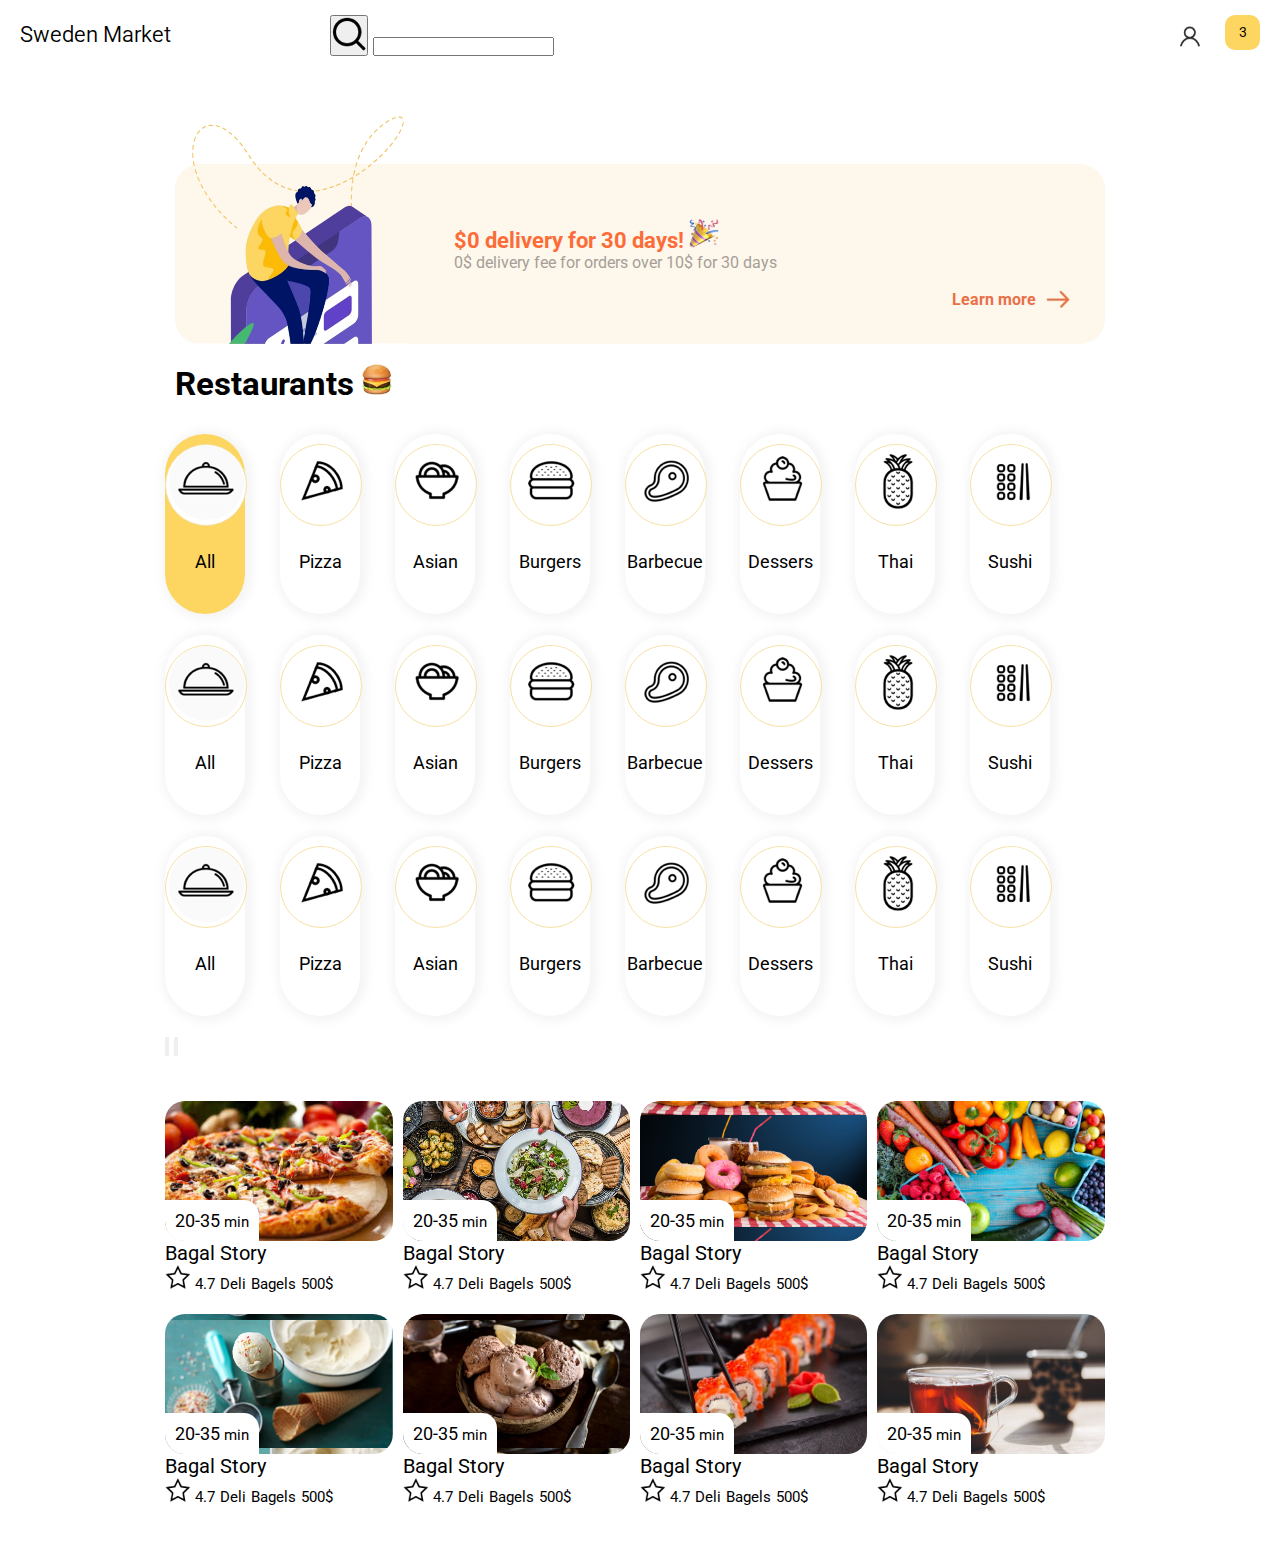
<file: index.html>
<!DOCTYPE html>
<html class="no-js">
	<head>
		<title></title>
		<link href='https://fonts.googleapis.com/css?family=Roboto' rel='stylesheet'>
		<link rel="stylesheet" type="text/css" href="style.css">
		<!-- <link rel="stylesheet" type="text/css" href="http://host/style.css"> -->
	</head>
	<body>
		<header>
			<div class="padding">
				<div class="left">
					<div class="logo">Sweden Market</div>
				</div>
				<div class="center">
					<form action="" method="POST">
						<div class="search-field">
							<button>
								<img class="icon" src="image/icon10.png">
							</button>
							<input type="text" name="q">
						</div>
					</form>
				</div>
				<div class="right no-selectable">
					<div class="basket-number">
						3
					</div>
					<div class="account-profile">
						<img class="icon" src="image/icon7.png">
					</div>
				</div>
			</div>
		</header>
		<div class="clear"></div>
		<content class="single">
			<aside class="left single">
				<div class="content-padding">
					<div class="padding">
						<div class="slider slider1">
							<div class="left">
								<img class="icon" src="image/slider1.png">
							</div>
							<div class="right">
								<h4 class="title">$0 delivery for 30 days! <img class="icon" src="image/icon1.png"></h4>
								<p>0$ delivery fee for orders over 10$ for 30 days</p>
								<a class="more" href="#">
									Learn more <img class="icon" src="image/icon6.png">
								</a>
							</div>
						</div>
					</div>
					<section>
						<h2 class="title">
							Restaurants <img class="icon" src="image/icon2.png">
						</h2>
						<div class="section-content">

							<div class="slider no-selectable horizontal-scroll pn-ProductNav_Wrapper">
								<nav class="pnProductNav pn-ProductNav">
									<div class="restaurants pnProductNavContents pn-ProductNav_Contents">
										<li class="pn-ProductNav_Link active" aria-selected="true">
											<div class="image-box">
												<img class="image" src="image/food1.png">
											</div>
											<label class="name">All</label>
										</li>
										<li class="pn-ProductNav_Link">
											<div class="image-box">
												<img class="image" src="image/food2.png">
											</div>
											<label class="name">Pizza</label>
										</li>
										<li class="pn-ProductNav_Link">
											<div class="image-box">
												<img class="image" src="image/food3.png">
											</div>
											<label class="name">Asian</label>
										</li>
										<li class="pn-ProductNav_Link">
											<div class="image-box">
												<img class="image" src="image/food4.png">
											</div>
											<label class="name">Burgers</label>
										</li>
										<li class="pn-ProductNav_Link">
											<div class="image-box">
												<img class="image" src="image/food5.png">
											</div>
											<label class="name">Barbecue</label>
										</li>
										<li class="pn-ProductNav_Link">
											<div class="image-box">
												<img class="image" src="image/food6.png">
											</div>
											<label class="name">Dessers</label>
										</li>
										<li class="pn-ProductNav_Link">
											<div class="image-box">
												<img class="image" src="image/food7.png">
											</div>
											<label class="name">Thai</label>
										</li>
										<li class="pn-ProductNav_Link">
											<div class="image-box">
												<img class="image" src="image/food8.png">
											</div>
											<label class="name">Sushi</label>
										</li>
										<li class="pn-ProductNav_Link">
											<div class="image-box">
												<img class="image" src="image/food1.png">
											</div>
											<label class="name">All</label>
										</li>
										<li class="pn-ProductNav_Link">
											<div class="image-box">
												<img class="image" src="image/food2.png">
											</div>
											<label class="name">Pizza</label>
										</li>
										<li class="pn-ProductNav_Link">
											<div class="image-box">
												<img class="image" src="image/food3.png">
											</div>
											<label class="name">Asian</label>
										</li>
										<li class="pn-ProductNav_Link">
											<div class="image-box">
												<img class="image" src="image/food4.png">
											</div>
											<label class="name">Burgers</label>
										</li>
										<li class="pn-ProductNav_Link">
											<div class="image-box">
												<img class="image" src="image/food5.png">
											</div>
											<label class="name">Barbecue</label>
										</li>
										<li class="pn-ProductNav_Link">
											<div class="image-box">
												<img class="image" src="image/food6.png">
											</div>
											<label class="name">Dessers</label>
										</li>
										<li class="pn-ProductNav_Link">
											<div class="image-box">
												<img class="image" src="image/food7.png">
											</div>
											<label class="name">Thai</label>
										</li>
										<li class="pn-ProductNav_Link">
											<div class="image-box">
												<img class="image" src="image/food8.png">
											</div>
											<label class="name">Sushi</label>
										</li>
										<li class="pn-ProductNav_Link">
											<div class="image-box">
												<img class="image" src="image/food1.png">
											</div>
											<label class="name">All</label>
										</li>
										<li class="pn-ProductNav_Link">
											<div class="image-box">
												<img class="image" src="image/food2.png">
											</div>
											<label class="name">Pizza</label>
										</li>
										<li class="pn-ProductNav_Link">
											<div class="image-box">
												<img class="image" src="image/food3.png">
											</div>
											<label class="name">Asian</label>
										</li>
										<li class="pn-ProductNav_Link">
											<div class="image-box">
												<img class="image" src="image/food4.png">
											</div>
											<label class="name">Burgers</label>
										</li>
										<li class="pn-ProductNav_Link">
											<div class="image-box">
												<img class="image" src="image/food5.png">
											</div>
											<label class="name">Barbecue</label>
										</li>
										<li class="pn-ProductNav_Link">
											<div class="image-box">
												<img class="image" src="image/food6.png">
											</div>
											<label class="name">Dessers</label>
										</li>
										<li class="pn-ProductNav_Link">
											<div class="image-box">
												<img class="image" src="image/food7.png">
											</div>
											<label class="name">Thai</label>
										</li>
										<li class="pn-ProductNav_Link">
											<div class="image-box">
												<img class="image" src="image/food8.png">
											</div>
											<label class="name">Sushi</label>
										</li>
										<span class="pnIndicator pn-ProductNav_Indicator"></span>
									</ul>
								</nav>
								<button class="pnAdvancerLeft pn-Advancer pn-Advancer_Left" type="button">
									<svg class="pn-Advancer_Icon" xmlns="http://www.w3.org/2000/svg" viewBox="0 0 551 1024"><path d="M445.44 38.183L-2.53 512l447.97 473.817 85.857-81.173-409.6-433.23v81.172l409.6-433.23L445.44 38.18z"/></svg>
								</button>
								<button class="pnAdvancerRight pn-Advancer pn-Advancer_Right" type="button">
									<svg class="pn-Advancer_Icon" xmlns="http://www.w3.org/2000/svg" viewBox="0 0 551 1024"><path d="M105.56 985.817L553.53 512 105.56 38.183l-85.857 81.173 409.6 433.23v-81.172l-409.6 433.23 85.856 81.174z"/></svg>
								</button>
							</div>


						</div>
					</section>
					<section>
						<div class="section-content">
							<ul class="food">
								<li>
									<div class="image-box">
										<div class="image" style="background-image:url('image/product1.jpg');"></div>
										<!-- <img class="image" src="image/product1.jpg"> -->
										<div class="time">20-35 <small>min</small></div>
									</div>
									<h4 class="name">Bagal Story</h4>
									<img class="icon" src="image/icon11.png">
									<span class="star">4.7</span>
									<label class="category">Deli</label>
									<label class="place">Bagels</label>
									<label class="price">500$</label>
								</li>
								<li>
									<div class="image-box">
										<div class="image" style="background-image:url('image/product2.jpg');"></div>
										<!-- <img class="image" src="image/product2.jpg"> -->
										<div class="time">20-35 <small>min</small></div>
									</div>
									<h4 class="name">Bagal Story</h4>
									<img class="icon" src="image/icon11.png">
									<span class="star">4.7</span>
									<label class="category">Deli</label>
									<label class="place">Bagels</label>
									<label class="price">500$</label>
								</li>
								<li>
									<div class="image-box">
										<div class="image" style="background-image:url('image/product3.jpg');"></div>
										<!-- <img class="image" src="image/product3.jpg"> -->
										<div class="time">20-35 <small>min</small></div>
									</div>
									<h4 class="name">Bagal Story</h4>
									<img class="icon" src="image/icon11.png">
									<span class="star">4.7</span>
									<label class="category">Deli</label>
									<label class="place">Bagels</label>
									<label class="price">500$</label>
								</li>
								<li>
									<div class="image-box">
										<div class="image" style="background-image:url('image/product4.jpg');"></div>
										<!-- <img class="image" src="image/product4.jpg"> -->
										<div class="time">20-35 <small>min</small></div>
									</div>
									<h4 class="name">Bagal Story</h4>
									<img class="icon" src="image/icon11.png">
									<span class="star">4.7</span>
									<label class="category">Deli</label>
									<label class="place">Bagels</label>
									<label class="price">500$</label>
								</li>
								<li>
									<div class="image-box">
										<div class="image" style="background-image:url('image/product5.jpg');"></div>
										<!-- <img class="image" src="image/product5.jpg"> -->
										<div class="time">20-35 <small>min</small></div>
									</div>
									<h4 class="name">Bagal Story</h4>
									<img class="icon" src="image/icon11.png">
									<span class="star">4.7</span>
									<label class="category">Deli</label>
									<label class="place">Bagels</label>
									<label class="price">500$</label>
								</li>
								<li>
									<div class="image-box">
										<div class="image" style="background-image:url('image/product6.jpg');"></div>
										<!-- <img class="image" src="image/product6.jpg"> -->
										<div class="time">20-35 <small>min</small></div>
									</div>
									<h4 class="name">Bagal Story</h4>
									<img class="icon" src="image/icon11.png">
									<span class="star">4.7</span>
									<label class="category">Deli</label>
									<label class="place">Bagels</label>
									<label class="price">500$</label>
								</li>
								<li>
									<div class="image-box">
										<div class="image" style="background-image:url('image/product7.jpg');"></div>
										<!-- <img class="image" src="image/product6.jpg"> -->
										<div class="time">20-35 <small>min</small></div>
									</div>
									<h4 class="name">Bagal Story</h4>
									<img class="icon" src="image/icon11.png">
									<span class="star">4.7</span>
									<label class="category">Deli</label>
									<label class="place">Bagels</label>
									<label class="price">500$</label>
								</li>
								<li>
									<div class="image-box">
										<div class="image" style="background-image:url('image/product8.jpg');"></div>
										<!-- <img class="image" src="image/product6.jpg"> -->
										<div class="time">20-35 <small>min</small></div>
									</div>
									<h4 class="name">Bagal Story</h4>
									<img class="icon" src="image/icon11.png">
									<span class="star">4.7</span>
									<label class="category">Deli</label>
									<label class="place">Bagels</label>
									<label class="price">500$</label>
								</li>
							</ul>
						</div>
					</section>

				</div>

			</aside>

			<aside class="right">
				<div class="content-padding">
					<h3 class="title">
						My Order <img class="icon" src="image/icon3.png">
					</h3>
					<div class="timeinfo-box">
						<div class="padding">
							<div class="top">
								<label class="time">
									Your location 
								</label>
								<a class="button">
									Edit
								</a>
							</div>
							<div class="bottom">
								<div class="time-box">
									<div class="icon-box">
										<img class="icon" src="image/icon4.png">
									</div>
									<label>45 min</label>
								</div>
								<a class="button">
									Choose time
								</a>
							</div>
						</div>
					</div>
					<div class="orders">
						<ul>
							<li>
								<img class="image" src="image/product6.jpg">
								<div class="info">
									<span class="number">1</span>
									<span class="numberX">x</span>
									<span class="name">Ice Cream</span>
									<span class="price">$14.99</span>
								</div>
							</li>
							<li>
								<img class="image" src="image/product4.jpg">
								<div class="info">
									<span class="number">1</span>
									<span class="numberX">x</span>
									<span class="name">Ice Cream</span>
									<span class="price">$14.99</span>
								</div>
							</li>
							<li>
								<img class="image" src="image/product7.jpg">
								<div class="info">
									<span class="number">1</span>
									<span class="numberX">x</span>
									<span class="name">Ice Cream</span>
									<span class="price">$14.99</span>
								</div>
							</li>
							<li>
								<span class="name">Delivey</span>
								<span class="price">$0</span>
							</li>
						</ul>
					</div>
					<div class="invoice">
						<label>Total: </label>
						<span class="price">$25.97</span>
					</div>
				</div>
				<div class="clear"></div>
				<a class="button-buy" href="">
					Checkout
					<img class="icon" src="image/icon8.png">
				</a>
			</aside>
		</content>
		<script type="text/javascript" src="script.js"></script>
	</body>
</html>
</file>
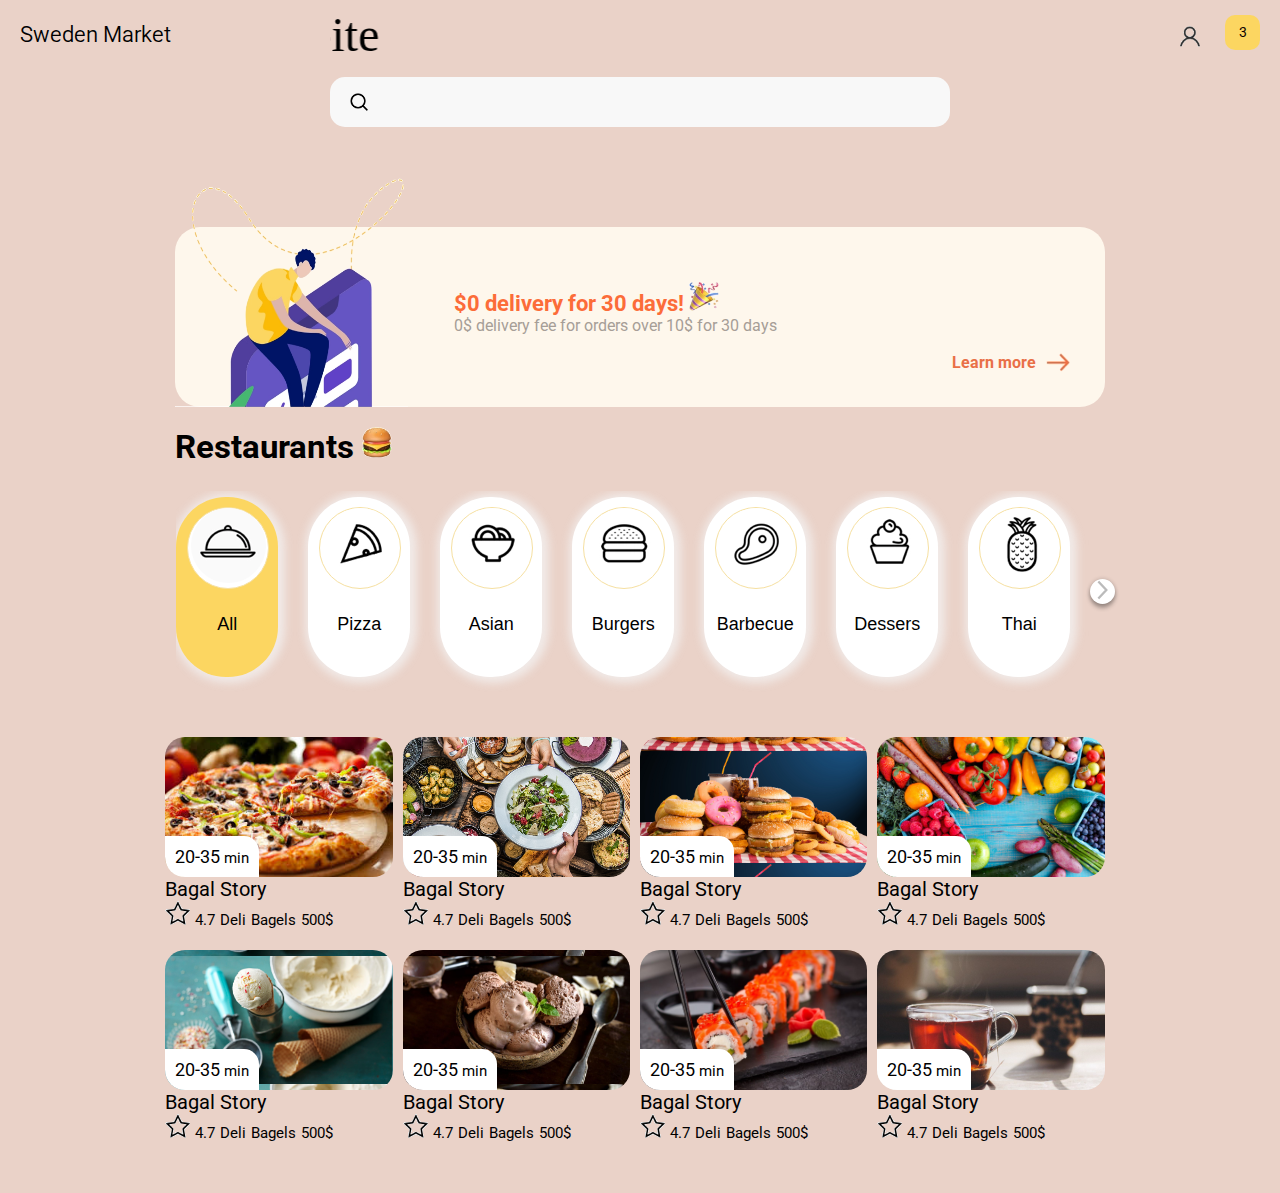
<file: src/index.html>
<!DOCTYPE html>
<html class="no-js">
	<head>
		<title></title>
		<link href='https://fonts.googleapis.com/css?family=Roboto' rel='stylesheet'>
		<link rel="stylesheet" type="text/css" href="style.css">
		<!-- <link rel="stylesheet" type="text/css" href="http://host/style.css"> -->
	</head>
	<body>
		<header>
			<div class="padding">
				<div class="left">
					<div class="logo">Sweden Market</div>
				</div>
				<div class="center">
<marquee direction="right">
<font face="harlow solid" size="7"
color="black"> taste the bite </font>
</marquee>

					<form action="" method="POST">
						<div class="search-field">
							<button>
								<img class="icon" src="image/icon10.png">
							</button>
							<input type="text" name="q">
						</div>
					</form>
				</div>
				<div class="right no-selectable">
					<div class="basket-number">
						3
					</div>
					<div class="account-profile">
						<img class="icon" src="image/icon7.png">
					</div>
				</div>
			</div>
		</header>
		<div class="clear"></div>
		<content class="single">
			<aside class="left single">
				<div class="content-padding">
					<div class="padding">
						<div class="slider slider1">
							<div class="left">
								<img class="icon" src="image/slider1.png">
							</div>
							<div class="right">
								<h4 class="title">$0 delivery for 30 days! <img class="icon" src="image/icon1.png"></h4>
								<p>0$ delivery fee for orders over 10$ for 30 days</p>
								<a class="more" href="#">
									Learn more <img class="icon" src="image/icon6.png">
								</a>
							</div>
						</div>
					</div>
					<section>
						<h2 class="title">
							Restaurants <img class="icon" src="image/icon2.png">
						</h2>
						<div class="section-content">

							<div class="slider no-selectable horizontal-scroll pn-ProductNav_Wrapper">
								<nav class="pnProductNav pn-ProductNav">
									<div class="restaurants pnProductNavContents pn-ProductNav_Contents">
										<li class="pn-ProductNav_Link active" aria-selected="true">
											<div class="image-box">
												<img class="image" src="image/food1.png">
											</div>
											<label class="name">All</label>
										</li>
										<li class="pn-ProductNav_Link">
											<div class="image-box">
												<img class="image" src="image/food2.png">
											</div>
											<label class="name">Pizza</label>
										</li>
										<li class="pn-ProductNav_Link">
											<div class="image-box">
												<img class="image" src="image/food3.png">
											</div>
											<label class="name">Asian</label>
										</li>
										<li class="pn-ProductNav_Link">
											<div class="image-box">
												<img class="image" src="image/food4.png">
											</div>
											<label class="name">Burgers</label>
										</li>
										<li class="pn-ProductNav_Link">
											<div class="image-box">
												<img class="image" src="image/food5.png">
											</div>
											<label class="name">Barbecue</label>
										</li>
										<li class="pn-ProductNav_Link">
											<div class="image-box">
												<img class="image" src="image/food6.png">
											</div>
											<label class="name">Dessers</label>
										</li>
										<li class="pn-ProductNav_Link">
											<div class="image-box">
												<img class="image" src="image/food7.png">
											</div>
											<label class="name">Thai</label>
										</li>
										<li class="pn-ProductNav_Link">
											<div class="image-box">
												<img class="image" src="image/food8.png">
											</div>
											<label class="name">Sushi</label>
										</li>
										<li class="pn-ProductNav_Link">
											<div class="image-box">
												<img class="image" src="image/food1.png">
											</div>
											<label class="name">All</label>
										</li>
										<li class="pn-ProductNav_Link">
											<div class="image-box">
												<img class="image" src="image/food2.png">
											</div>
											<label class="name">Pizza</label>
										</li>
										<li class="pn-ProductNav_Link">
											<div class="image-box">
												<img class="image" src="image/food3.png">
											</div>
											<label class="name">Asian</label>
										</li>
										<li class="pn-ProductNav_Link">
											<div class="image-box">
												<img class="image" src="image/food4.png">
											</div>
											<label class="name">Burgers</label>
										</li>
										<li class="pn-ProductNav_Link">
											<div class="image-box">
												<img class="image" src="image/food5.png">
											</div>
											<label class="name">Barbecue</label>
										</li>
										<li class="pn-ProductNav_Link">
											<div class="image-box">
												<img class="image" src="image/food6.png">
											</div>
											<label class="name">Dessers</label>
										</li>
										<li class="pn-ProductNav_Link">
											<div class="image-box">
												<img class="image" src="image/food7.png">
											</div>
											<label class="name">Thai</label>
										</li>
										<li class="pn-ProductNav_Link">
											<div class="image-box">
												<img class="image" src="image/food8.png">
											</div>
											<label class="name">Sushi</label>
										</li>
										<li class="pn-ProductNav_Link">
											<div class="image-box">
												<img class="image" src="image/food1.png">
											</div>
											<label class="name">All</label>
										</li>
										<li class="pn-ProductNav_Link">
											<div class="image-box">
												<img class="image" src="image/food2.png">
											</div>
											<label class="name">Pizza</label>
										</li>
										<li class="pn-ProductNav_Link">
											<div class="image-box">
												<img class="image" src="image/food3.png">
											</div>
											<label class="name">Asian</label>
										</li>
										<li class="pn-ProductNav_Link">
											<div class="image-box">
												<img class="image" src="image/food4.png">
											</div>
											<label class="name">Burgers</label>
										</li>
										<li class="pn-ProductNav_Link">
											<div class="image-box">
												<img class="image" src="image/food5.png">
											</div>
											<label class="name">Barbecue</label>
										</li>
										<li class="pn-ProductNav_Link">
											<div class="image-box">
												<img class="image" src="image/food6.png">
											</div>
											<label class="name">Dessers</label>
										</li>
										<li class="pn-ProductNav_Link">
											<div class="image-box">
												<img class="image" src="image/food7.png">
											</div>
											<label class="name">Thai</label>
										</li>
										<li class="pn-ProductNav_Link">
											<div class="image-box">
												<img class="image" src="image/food8.png">
											</div>
											<label class="name">Sushi</label>
										</li>
										<span class="pnIndicator pn-ProductNav_Indicator"></span>
									</ul>
								</nav>
								<button class="pnAdvancerLeft pn-Advancer pn-Advancer_Left" type="button">
									<svg class="pn-Advancer_Icon" xmlns="http://www.w3.org/2000/svg" viewBox="0 0 551 1024"><path d="M445.44 38.183L-2.53 512l447.97 473.817 85.857-81.173-409.6-433.23v81.172l409.6-433.23L445.44 38.18z"/></svg>
								</button>
								<button class="pnAdvancerRight pn-Advancer pn-Advancer_Right" type="button">
									<svg class="pn-Advancer_Icon" xmlns="http://www.w3.org/2000/svg" viewBox="0 0 551 1024"><path d="M105.56 985.817L553.53 512 105.56 38.183l-85.857 81.173 409.6 433.23v-81.172l-409.6 433.23 85.856 81.174z"/></svg>
								</button>
							</div>


						</div>
					</section>
					<section>
						<div class="section-content">
							<ul class="food">
								<li>
									<div class="image-box">
										<div class="image" style="background-image:url('image/product1.jpg');"></div>
										<!-- <img class="image" src="image/product1.jpg"> -->
										<div class="time">20-35 <small>min</small></div>
									</div>
									<h4 class="name">Bagal Story</h4>
									<img class="icon" src="image/icon11.png">
									<span class="star">4.7</span>
									<label class="category">Deli</label>
									<label class="place">Bagels</label>
									<label class="price">500$</label>
								</li>
								<li>
									<div class="image-box">
										<div class="image" style="background-image:url('image/product2.jpg');"></div>
										<!-- <img class="image" src="image/product2.jpg"> -->
										<div class="time">20-35 <small>min</small></div>
									</div>
									<h4 class="name">Bagal Story</h4>
									<img class="icon" src="image/icon11.png">
									<span class="star">4.7</span>
									<label class="category">Deli</label>
									<label class="place">Bagels</label>
									<label class="price">500$</label>
								</li>
								<li>
									<div class="image-box">
										<div class="image" style="background-image:url('image/product3.jpg');"></div>
										<!-- <img class="image" src="image/product3.jpg"> -->
										<div class="time">20-35 <small>min</small></div>
									</div>
									<h4 class="name">Bagal Story</h4>
									<img class="icon" src="image/icon11.png">
									<span class="star">4.7</span>
									<label class="category">Deli</label>
									<label class="place">Bagels</label>
									<label class="price">500$</label>
								</li>
								<li>
									<div class="image-box">
										<div class="image" style="background-image:url('image/product4.jpg');"></div>
										<!-- <img class="image" src="image/product4.jpg"> -->
										<div class="time">20-35 <small>min</small></div>
									</div>
									<h4 class="name">Bagal Story</h4>
									<img class="icon" src="image/icon11.png">
									<span class="star">4.7</span>
									<label class="category">Deli</label>
									<label class="place">Bagels</label>
									<label class="price">500$</label>
								</li>
								<li>
									<div class="image-box">
										<div class="image" style="background-image:url('image/product5.jpg');"></div>
										<!-- <img class="image" src="image/product5.jpg"> -->
										<div class="time">20-35 <small>min</small></div>
									</div>
									<h4 class="name">Bagal Story</h4>
									<img class="icon" src="image/icon11.png">
									<span class="star">4.7</span>
									<label class="category">Deli</label>
									<label class="place">Bagels</label>
									<label class="price">500$</label>
								</li>
								<li>
									<div class="image-box">
										<div class="image" style="background-image:url('image/product6.jpg');"></div>
										<!-- <img class="image" src="image/product6.jpg"> -->
										<div class="time">20-35 <small>min</small></div>
									</div>
									<h4 class="name">Bagal Story</h4>
									<img class="icon" src="image/icon11.png">
									<span class="star">4.7</span>
									<label class="category">Deli</label>
									<label class="place">Bagels</label>
									<label class="price">500$</label>
								</li>
								<li>
									<div class="image-box">
										<div class="image" style="background-image:url('image/product7.jpg');"></div>
										<!-- <img class="image" src="image/product6.jpg"> -->
										<div class="time">20-35 <small>min</small></div>
									</div>
									<h4 class="name">Bagal Story</h4>
									<img class="icon" src="image/icon11.png">
									<span class="star">4.7</span>
									<label class="category">Deli</label>
									<label class="place">Bagels</label>
									<label class="price">500$</label>
								</li>
								<li>
									<div class="image-box">
										<div class="image" style="background-image:url('image/product8.jpg');"></div>
										<!-- <img class="image" src="image/product6.jpg"> -->
										<div class="time">20-35 <small>min</small></div>
									</div>
									<h4 class="name">Bagal Story</h4>
									<img class="icon" src="image/icon11.png">
									<span class="star">4.7</span>
									<label class="category">Deli</label>
									<label class="place">Bagels</label>
									<label class="price">500$</label>
								</li>
							</ul>
						</div>
					</section>

				</div>

			</aside>

			<aside class="right">
				<div class="content-padding">
					<h3 class="title">
						My Order <img class="icon" src="image/icon3.png">
					</h3>
					<div class="timeinfo-box">
						<div class="padding">
							<div class="top">
								<label class="time">
									Your location 
								</label>
								<a class="button">
									Edit
								</a>
							</div>
							<div class="bottom">
								<div class="time-box">
									<div class="icon-box">
										<img class="icon" src="image/icon4.png">
									</div>
									<label>45 min</label>
								</div>
								<a class="button">
									Choose time
								</a>
							</div>
						</div>
					</div>
					<div class="orders">
						<ul>
							<li>
								<img class="image" src="image/product6.jpg">
								<div class="info">
									<span class="number">1</span>
									<span class="numberX">x</span>
									<span class="name">Ice Cream</span>
									<span class="price">$14.99</span>
								</div>
							</li>
							<li>
								<img class="image" src="image/product4.jpg">
								<div class="info">
									<span class="number">1</span>
									<span class="numberX">x</span>
									<span class="name">Ice Cream</span>
									<span class="price">$14.99</span>
								</div>
							</li>
							<li>
								<img class="image" src="image/product7.jpg">
								<div class="info">
									<span class="number">1</span>
									<span class="numberX">x</span>
									<span class="name">Ice Cream</span>
									<span class="price">$14.99</span>
								</div>
							</li>
							<li>
								<span class="name">Delivey</span>
								<span class="price">$0</span>
							</li>
						</ul>
					</div>
					<div class="invoice">
						<label>Total: </label>
						<span class="price">$25.97</span>
					</div>
				</div>
				<div class="clear"></div>
				<a class="button-buy" href="">
					Checkout
					<img class="icon" src="image/icon8.png">
				</a>
			</aside>
		</content>
		<script type="text/javascript" src="script.js"></script>
	</body>
</html>
</file>
<file: style.css>
* {
	padding: 0px;
	margin: 0px;
}
body {
	background: white;
	font-family: 'Roboto';
	font-size: 22px;
}
a {
	text-decoration: none;
}
img {
	max-width: 100%;
	border: 0px;
}
li {
	list-style: none;
}
textarea:focus, input:focus{
	outline: none;
}
input:-webkit-autofill,
input:-webkit-autofill:hover, 
input:-webkit-autofill:focus, 
input:-webkit-autofill:active  {
	-webkit-box-shadow: 0 0 0 30px #f8f8f8 inset !important;
}
header {
	width: 100%;
	float: left;
	height: auto;
	line-height: 40px;
}
header .logo {
	font-weight: 350;
}
header .padding {
	padding-left: 20px;
	padding-right: 20px;
	padding-top: 15px;
}
header .left {
	width: 25%;
	float: left;
	display: inline-block;
}
header .center {
	width: 50%;
	float: left;
	display: inline-block;
}
header .right {
	width: 25%;
	float: right;
	display: inline-block;
}
.no-selectable {
	-webkit-touch-callout: none; /* iOS Safari */
	-webkit-user-select: none;   /* Safari */
	-khtml-user-select: none;    /* Konqueror HTML */
	-moz-user-select: none;      /* Firefox */
	-ms-user-select: none;       /* Internet Explorer/Edge */
	user-select: none;           /* Non-prefixed version, currently supported by Chrome and Opera */
}
header .basket-number {
	position: relative;
	z-index: 999;
	cursor: pointer;
	width: 35px;
	height: 35px;
	border-radius: 10px;
	text-align: center;
	line-height: 35px;
	font-size: 14px;
	color: #0c0200;
	background-color: #fcd661;
	float: right;
}
header .account-profile {
	float: right;
	margin-right: 25px;
	margin-top: 5px;
}
header .account-profile .icon {
	width: 20px;
}
.clear {
	clear: both;
}
/*content*/
content {
	width: 100%;
	margin: auto;
	float: left;
}
content.single {
	width: 84%;
	margin-left: 8%;
	margin-right: 8%;
}
content aside.left {
	width: 71%;
	float: left;
}
content.single aside.left {
	width: 100%;
}
content aside.right {
	display: none;
	width: 24%;
	/*width: 29%;*/
	float: left;
	position: inherit;
	right: 0px;
	top: 50px;
}
content aside.right.active {
	display: block;
}
content aside.right.active .content-padding {
	margin-right: 4%;
}
content aside.left .content-padding {
	margin-right: 4%;
	margin-left: 4%;
}
content .padding {
	padding: 30px;
}
/*slider*/
.slider {
	float: left;
	width: 100%;
}
.slider1 {
	width: 100%;
	background-color: #fef7ec;
	float: right;
	position: relative;
	margin-top: 70px;
	border-radius: 25px;
}
.slider1 .left {
	width: 25%;
	float: left;
	margin-top: -70px;
	height: 250px;
}
.slider1 .left img {
	height: 100%;
	width: auto;
}
.slider1 .right {
	width: 70%;
	margin-left: 5%;
	float: right;
}
.slider1 .right .title {
	color: #fc6c39;
	margin-top: 55px;
}
.slider1 .right .title .icon {
	width: 30px;
}
.slider1 .right p {
	color: #a69e97;
	font-size: 16px;
}
.slider .right .more {
	color: #e97047;
	float: right;
	bottom: 35px;
	right: 35px;
	position: absolute;
	font-size: 16px;
	font-weight: bold;
}
.slider .right .more .icon {
	float: right;
	margin-left: 10px;
}
section {
	float: left;
	width: 100%;
	margin-bottom: 30px;
}
section .title {
	float: left;
	margin-top: 20px;
	margin-left: 30px;
	margin-bottom: 10px;
}
section .title .icon {
	width: 30px;
}
section .section-content {
	width: 96%;
	height: auto;
	float: left;
	display: inline-block;
	margin-top: 15px;
	padding-left: 2%;
	padding-right: 2%;
}
section .section-content .restaurants {
	/*width: 100%;*/
	/*float: left;*/
}
section .section-content .restaurants li.active {
	background-color: #fcd661;
}
section .section-content .restaurants li {
	cursor: pointer;
	box-shadow: 2px 1px 8px 5px #f3f2f2c2;
	background-color: white;
	width: 80px;
	height: 180px;
	display: inline-block;
	border-radius: 50px;
	margin-right: 30px;
	margin-bottom: 15px;
	margin-top: 6px;
}
section .section-content .restaurants li .image-box {
	width: 80px;
	height: 80px
	border-radius: 50%;
	border: 1px solid #f6e0a1;
	margin-top: 10px;
	margin-bottom: 10px;
	text-align: center;
	background-color: white;
	border-radius: 50%;
}
section .section-content .restaurants li .image-box .image {
	border-radius: 50%;
}
section .section-content .restaurants li label {
	cursor: pointer;
	width: 100%;
	text-align: center;
	float: left;
	font-size: 18px;
	padding-top: 15px;
	color: black;
}
section .section-content ul.food {

}
section .section-content ul.food li {
	float: left;
	width: calc(25% - 10px);
	margin-bottom: 20px;
	margin-right: 10px;
}
section .section-content ul.food li .image-box {
	border-radius: 20px;
	position: relative;
}
section .section-content ul.food li .image-box .image {
	width: 100%;
	height: 140px;
	border-radius: 20px;
	background-size: 100% auto;
	background-position: center center;
}
section .section-content ul.food li .image-box .time {
	position: absolute;
	bottom: 0px;
	left: 0px;
	background-color: white;
	border-top-right-radius: 15px;
	padding: 10px;
	font-size: 18px;
	border-bottom-left-radius: 20px;
}
section .section-content ul.food li .name {
	font-weight: normal;
	font-size: 20px;
}
section .section-content ul.food li span, section .section-content ul.food li label {
	font-size: 15px;
	line-height: 15px;
}
content aside.right .title {
	margin-top: 40px;
}
content aside.right .title .icon {
	width: 30px;
}
/*orders*/
.orders {
	margin-top: 25px;
	float: left;
	width: 100%;
}
.orders ul {
	margin: 5px;
}
.orders ul li {
	margin-bottom: 10px;
	width: 100%;
	display: inline-block;
}
.orders ul li .image {
	border-radius: 10px;
	width: 100px;
	height: auto;
	float: left;
}
.orders ul li .number {
	float: left;
	margin-left: 10px;
	color: #000000;
	font-size: 15px;
}
.orders ul li .info {
	margin-top: 20px;
}
.orders ul li .numberX {
	float: left;
	margin-left: 5px;
	color: #000000;
	font-size: 15px;
}
.orders ul li .name {
	float: left;
	margin-left: 10px;
	color: #000000;
	font-size: 17px;
}
.orders ul li .price {
	float: right;
	color: #959593;
	font-size: 16px;
}
/*timeinfo-box*/
.timeinfo-box {
	margin-top: 20px;
	float: left;
	width: 100%;
	height: auto;
	background-color: #503e9d;
	border-radius: 20px;
}
.timeinfo-box .padding {
	padding: 20px;
}
.timeinfo-box label {
	color: #faf1ff;
	font-size: 16px;
}
.timeinfo-box .top {
	width: 100%;
	float: left;
	margin-bottom: 20px;
}
.timeinfo-box .bottom {
	width: 100%;
	float: left;
	margin-bottom: 20px;
}
.timeinfo-box .time-box {
	float: left;
}
.timeinfo-box .time-box label {
	margin-top: 10px;
	margin-left: 8px;
	float: left;
}
.timeinfo-box .time-box .icon-box {
	float: left;
	width: 40px;
	height: 40px;
	text-align: center;
	background-color: #614c97;
	border-radius: 10px;
}
.timeinfo-box .time-box .icon-box .icon {
	width: 20px;
	margin-top: 10px;
}
.timeinfo-box a {
	float: right;
	color: #f7d57e;
	font-size: 15px;
	cursor: pointer;
	font-weight: bold;
	margin-top: 11px;
}
</file>
<file: src/style.css>
* {
	padding: 0px;
	margin: 0px;
}

body {
	background: #EAD2C8 ;
	font-family: 'Roboto';
	font-size: 22px;
}
a {
	text-decoration: none;
}
img {
	max-width: 100%;
	border: 0px;
}
li {
	list-style: none;
}
textarea:focus, input:focus{
	outline: none;
}
input:-webkit-autofill,
input:-webkit-autofill:hover, 
input:-webkit-autofill:focus, 
input:-webkit-autofill:active  {
	-webkit-box-shadow: 0 0 0 30px #f8f8f8 inset !important;
}
header {
	width: 100%;
	float: left;
	height: auto;
	line-height: 40px;
}
header .logo {
	font-weight: 350;
}
header .padding {
	padding-left: 20px;
	padding-right: 20px;
	padding-top: 15px;
}
header .left {
	width: 25%;
	float: left;
	display: inline-block;
}
header .center {
	width: 50%;
	float: left;
	display: inline-block;
}
header .right {
	width: 25%;
	float: right;
	display: inline-block;
}
.no-selectable {
	-webkit-touch-callout: none; /* iOS Safari */
	-webkit-user-select: none;   /* Safari */
	-khtml-user-select: none;    /* Konqueror HTML */
	-moz-user-select: none;      /* Firefox */
	-ms-user-select: none;       /* Internet Explorer/Edge */
	user-select: none;           /* Non-prefixed version, currently supported by Chrome and Opera */
}
header .basket-number {
	position: relative;
	z-index: 999;
	cursor: pointer;
	width: 35px;
	height: 35px;
	border-radius: 10px;
	text-align: center;
	line-height: 35px;
	font-size: 14px;
	color: #0c0200;
	background-color: #fcd661;
	float: right;
}
header .account-profile {
	float: right;
	margin-right: 25px;
	margin-top: 5px;
}
header .account-profile .icon {
	width: 20px;
}
.clear {
	clear: both;
}
/*content*/
content {
	width: 100%;
	margin: auto;
	float: left;
}
content.single {
	width: 84%;
	margin-left: 8%;
	margin-right: 8%;
}
content aside.left {
	width: 71%;
	float: left;
}
content.single aside.left {
	width: 100%;
}
content aside.right {
	display: none;
	width: 24%;
	/*width: 29%;*/
	float: left;
	position: inherit;
	right: 0px;
	top: 50px;
}
content aside.right.active {
	display: block;
}
content aside.right.active .content-padding {
	margin-right: 4%;
}
content aside.left .content-padding {
	margin-right: 4%;
	margin-left: 4%;
}
content .padding {
	padding: 30px;
}
/*slider*/
.slider {
	float: left;
	width: 100%;
}
.slider1 {
	width: 100%;
	background-color: #fef7ec;
	float: right;
	position: relative;
	margin-top: 70px;
	border-radius: 25px;
}
.slider1 .left {
	width: 25%;
	float: left;
	margin-top: -70px;
	height: 250px;
}
.slider1 .left img {
	height: 100%;
	width: auto;
}
.slider1 .right {
	width: 70%;
	margin-left: 5%;
	float: right;
}
.slider1 .right .title {
	color: #fc6c39;
	margin-top: 55px;
}
.slider1 .right .title .icon {
	width: 30px;
}
.slider1 .right p {
	color: #a69e97;
	font-size: 16px;
}
.slider .right .more {
	color: #e97047;
	float: right;
	bottom: 35px;
	right: 35px;
	position: absolute;
	font-size: 16px;
	font-weight: bold;
}
.slider .right .more .icon {
	float: right;
	margin-left: 10px;
}
section {
	float: left;
	width: 100%;
	margin-bottom: 30px;
}
section .title {
	float: left;
	margin-top: 20px;
	margin-left: 30px;
	margin-bottom: 10px;
}
section .title .icon {
	width: 30px;
}
section .section-content {
	width: 96%;
	height: auto;
	float: left;
	display: inline-block;
	margin-top: 15px;
	padding-left: 2%;
	padding-right: 2%;
}
section .section-content .restaurants {
	/*width: 100%;*/
	/*float: left;*/
}
section .section-content .restaurants li.active {
	background-color: #fcd661;
}
section .section-content .restaurants li {
	cursor: pointer;
	box-shadow: 2px 1px 8px 5px #f3f2f2c2;
	background-color: white;
	width: 80px;
	height: 180px;
	display: inline-block;
	border-radius: 50px;
	margin-right: 30px;
	margin-bottom: 15px;
	margin-top: 6px;
}
section .section-content .restaurants li .image-box {
	width: 80px;
	height: 80px
	border-radius: 50%;
	border: 1px solid #f6e0a1;
	margin-top: 10px;
	margin-bottom: 10px;
	text-align: center;
	background-color: white;
	border-radius: 50%;
}
section .section-content .restaurants li .image-box .image {
	border-radius: 50%;
}
section .section-content .restaurants li label {
	cursor: pointer;
	width: 100%;
	text-align: center;
	float: left;
	font-size: 18px;
	padding-top: 15px;
	color: black;
}
section .section-content ul.food {

}
section .section-content ul.food li {
	float: left;
	width: calc(25% - 10px);
	margin-bottom: 20px;
	margin-right: 10px;
}
section .section-content ul.food li .image-box {
	border-radius: 20px;
	position: relative;
}
section .section-content ul.food li .image-box .image {
	width: 100%;
	height: 140px;
	border-radius: 20px;
	background-size: 100% auto;
	background-position: center center;
}
section .section-content ul.food li .image-box .time {
	position: absolute;
	bottom: 0px;
	left: 0px;
	background-color: white;
	border-top-right-radius: 15px;
	padding: 10px;
	font-size: 18px;
	border-bottom-left-radius: 20px;
}
section .section-content ul.food li .name {
	font-weight: normal;
	font-size: 20px;
}
section .section-content ul.food li span, section .section-content ul.food li label {
	font-size: 15px;
	line-height: 15px;
}
content aside.right .title {
	margin-top: 40px;
}
content aside.right .title .icon {
	width: 30px;
}
/*orders*/
.orders {
	margin-top: 25px;
	float: left;
	width: 100%;
}
.orders ul {
	margin: 5px;
}
.orders ul li {
	margin-bottom: 10px;
	width: 100%;
	display: inline-block;
}
.orders ul li .image {
	border-radius: 10px;
	width: 100px;
	height: auto;
	float: left;
}
.orders ul li .number {
	float: left;
	margin-left: 10px;
	color: #000000;
	font-size: 15px;
}
.orders ul li .info {
	margin-top: 20px;
}
.orders ul li .numberX {
	float: left;
	margin-left: 5px;
	color: #000000;
	font-size: 15px;
}
.orders ul li .name {
	float: left;
	margin-left: 10px;
	color: #000000;
	font-size: 17px;
}
.orders ul li .price {
	float: right;
	color: #959593;
	font-size: 16px;
}
/*timeinfo-box*/
.timeinfo-box {
	margin-top: 20px;
	float: left;
	width: 100%;
	height: auto;
	background-color: #503e9d;
	border-radius: 20px;
}
.timeinfo-box .padding {
	padding: 20px;
}
.timeinfo-box label {
	color: #faf1ff;
	font-size: 16px;
}
.timeinfo-box .top {
	width: 100%;
	float: left;
	margin-bottom: 20px;
}
.timeinfo-box .bottom {
	width: 100%;
	float: left;
	margin-bottom: 20px;
}
.timeinfo-box .time-box {
	float: left;
}
.timeinfo-box .time-box label {
	margin-top: 10px;
	margin-left: 8px;
	float: left;
}
.timeinfo-box .time-box .icon-box {
	float: left;
	width: 40px;
	height: 40px;
	text-align: center;
	background-color: #614c97;
	border-radius: 10px;
}
.timeinfo-box .time-box .icon-box .icon {
	width: 20px;
	margin-top: 10px;
}
.timeinfo-box a {
	float: right;
	color: #f7d57e;
	font-size: 15px;
	cursor: pointer;
	font-weight: bold;
	margin-top: 11px;
}
/*tab*/
.tab {
	border-bottom: 1px solid #e1e1e1;
	padding-left: 25px;
	padding-right: 25px;
}
.tab li {
	display: inline-block;
	margin-right: 25px;
	padding-bottom: 7px;
	padding-top: 7px;
	position: relative;
}
/*
.tab li.active:after {
	content: '';
	position: absolute;
	left: 0;
	right: 0;
	width: 80%;
	height: 3px;
	background: #41af7d;
	border-top-left-radius: 3px;
	border-top-right-radius: 3px;
	bottom: 0;
	margin: 0 auto;
}
*/
.tab .pn-ProductNav_Indicator {
	position: absolute;
	bottom: 0;
	left: 0;
	width: 100px;
	height: 4px;
	background: #41af7d;
	border-top-left-radius: 3px;
	border-top-right-radius: 3px;
	-webkit-transform-origin: 0 0;
	transform-origin: 0 0;
	-webkit-transition: -webkit-transform .2s ease-in-out;
	transition: -webkit-transform .2s ease-in-out;
	transition: transform .2s ease-in-out;
	transition: transform .2s ease-in-out, -webkit-transform .2s ease-in-out;
}
/*scroll*/
.pn-ProductNav_Wrapper {
	/*width: 100%;*/
	/*display: inline-block;*/
	position: relative;
	padding: 0 11px;
	box-sizing: border-box;
}
.pn-ProductNav {
	overflow-x: auto;
	overflow-y: hidden;
	-webkit-overflow-scrolling: touch;
	white-space: nowrap;
	position: relative;
	font-size: 0;
	margin-right: 15px;
}
.js .pn-ProductNav {
	-ms-overflow-style: -ms-autohiding-scrollbar;
}
.js .pn-ProductNav::-webkit-scrollbar {
	display: none;
}
.pn-ProductNav_Contents {
	float: left;
	-webkit-transition: -webkit-transform .2s ease-in-out;
	transition: -webkit-transform .2s ease-in-out;
	transition: transform .2s ease-in-out;
	transition: transform .2s ease-in-out, -webkit-transform .2s ease-in-out;
}
.pn-ProductNav_Contents-no-transition {
	-webkit-transition: none;
	transition: none;
}
.pn-ProductNav_Link {
	text-decoration: none;
	color: #888;
	font-size: 1.2rem;
	font-family: -apple-system, sans-serif;
	display: -webkit-inline-box;
	display: inline-flex;
	-webkit-box-align: center;
	align-items: center;
	min-height: 44px;
	/*border: 1px solid transparent;*/
	padding: 0 11px;
	margin-right: 10px;
}
.tab .pn-ProductNav_Link + .pn-ProductNav_Link {
	border-left-color: #eee;
}
.tab .pn-ProductNav_Link[aria-selected="true"] {
	color: #111;
}
.pn-Advancer {
	-webkit-appearance: none;
	-moz-appearance: none;
	appearance: none;
	background: transparent;
	padding: 0;
	border: 0;
	position: absolute;
	top: 0;
	bottom: 0;
	opacity: 0;
	-webkit-transition: opacity .3s;
	transition: opacity .3s;
}
.pn-Advancer:focus {
	outline: 0;
}
.pn-Advancer:hover {
	cursor: pointer;
}
.pn-Advancer_Left {
	left: 0;
}
[data-overflowing="both"] ~ .pn-Advancer_Left, [data-overflowing="left"] ~ .pn-Advancer_Left {
	opacity: 1;
}
.pn-Advancer_Right {
	right: 0;
}
[data-overflowing="both"] ~ .pn-Advancer_Right, [data-overflowing="right"] ~ .pn-Advancer_Right {
	opacity: 1;
}
.pn-Advancer_Icon {
	width: 15px;
	height: 20px;
	fill: #bbb;
}
.pn-Advancer {
	background-color: #fff;
	color: #757575;
	box-shadow: 0 4px 4px rgba(0,0,0,0.3), 0 0 4px rgba(0,0,0,0.2);
	cursor: pointer;
	border-radius: 50%;
	margin: auto;
	width: 25px;
	height: 25px;
}
@media(max-width: 800px) {
	section .section-content ul.food li {
		width: calc(50% - 10px);
	}
	.slider1 .left {
		margin-top: 0px;
		display: none;
	}
	.slider1 {
		margin-top: 0px;
	}
	.slider1 .right {
		margin-left: 0px;
		width: 90%;
		padding: 5%;
	}
	.slider1 .right .title {
	    margin-top: 0px;
	}
}
@media(max-width: 650px) {
	.slider1 .right .more {
		display: inline-block;
		position: inherit;
		margin-top: 14px;
	}
}
@media(max-width: 500px) {
	section .section-content ul.food li {
		width: 100%;
		margin-right: 0px;
	}
}
@media(max-width: 900px) {
	content aside.left {
		display: none;
	}
	content.single aside.left {
		display: block;
	}
	content aside.right.active {
		margin-top: 20px;
		width: 100%;
		position: inherit;
	}
	content aside.right.active .content-padding {
		width: 92%;
		margin-left: 4%;
		margin-right: 4%;
	}
}
.search-field {
	background: #f8f8f8;
	border-radius: 15px;
	float: left;
	width: 100%;
}
.search-field .icon {
	float: left;
	width: 18px;
	padding-left: 20px;
	padding-right: 20px;
}
.search-field input, .search-field button {
	height: 50px;
	border: 0px;
	background-color: transparent;
	float: left;
}
.search-field button {
	cursor: pointer;
}
.search-field input {
	width: calc(100% - 68px);
	border: 0px;
}
.button-buy {
	float: right;
	background-color: #fcd661;
	border-radius: 20px;
	border-top-right-radius: 0px;
	border-bottom-right-radius: 0px;
	height: 100px;
	line-height: 100px;
	padding-left: 45px;
	padding-right: 65px;
	position: inherit;
	/*right: 0px;*/
	/*bottom: 50px;*/
	margin-top: 15px;
	margin-bottom: 35px;
	margin-right: -20%;
}
.invoice {
	width: calc(100% - 40px);
	float: left;
	font-size: 24px;
	margin-left: 40px;
	margin-top: 35px;
	padding-bottom: 10px;
	border-bottom: 1px solid #d9d9d9;
	margin-bottom: 10px;
}
.invoice label {
	float: left;
}
.invoice span {
	float: right;
	font-size: 30px;
}
</file>
